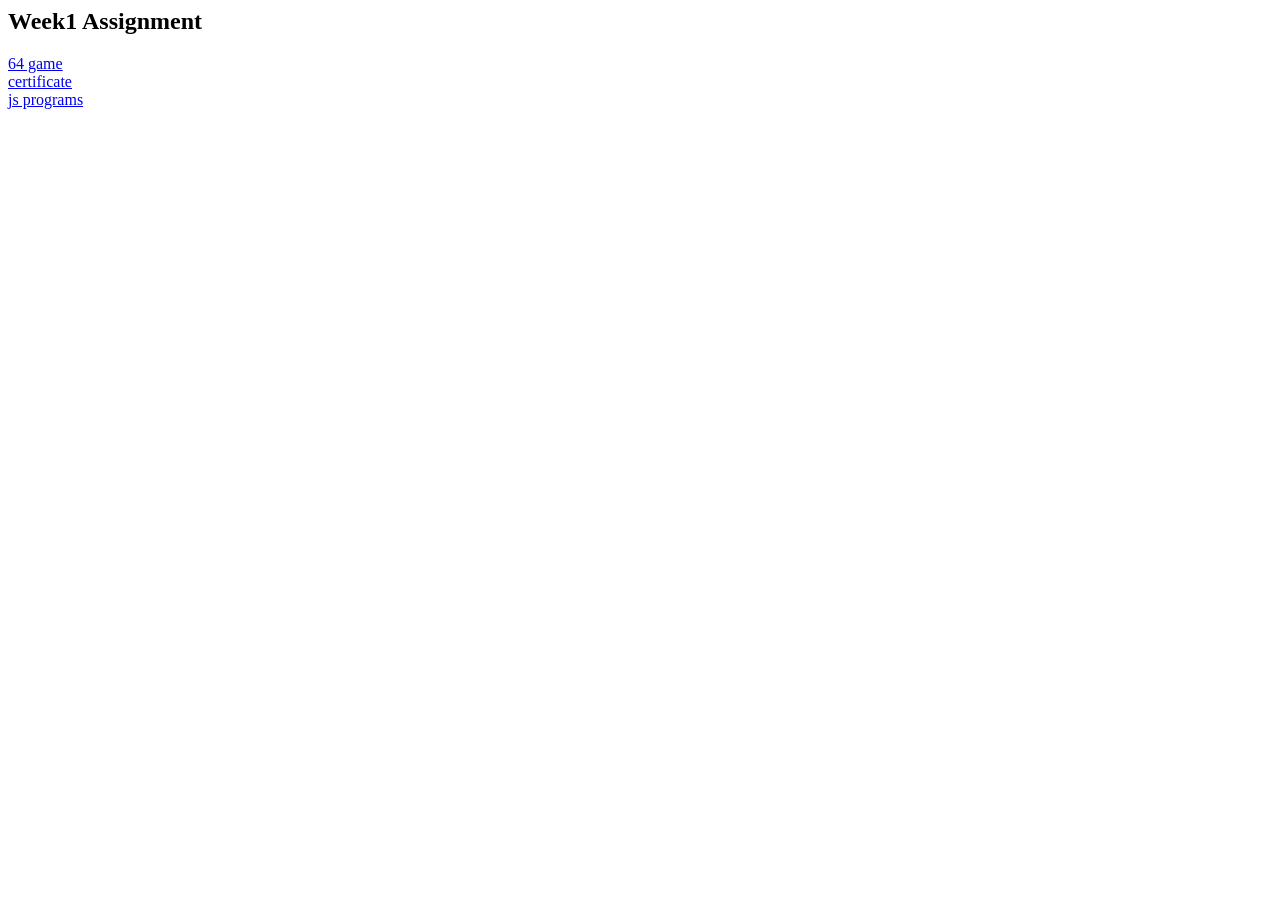
<file: index.html>
<html>
    <head>
        <title>
            week1 assignment
        </title>
        <header> <h2>
            Week1 Assignment
        </h2></header>
        <a href="64/index.html">64 game</a><br>
        <a href="certificate/index.html">certificate</a><br>
        <a href="programs/index.html">js programs</a><br>
    </head>

</html>
</file>
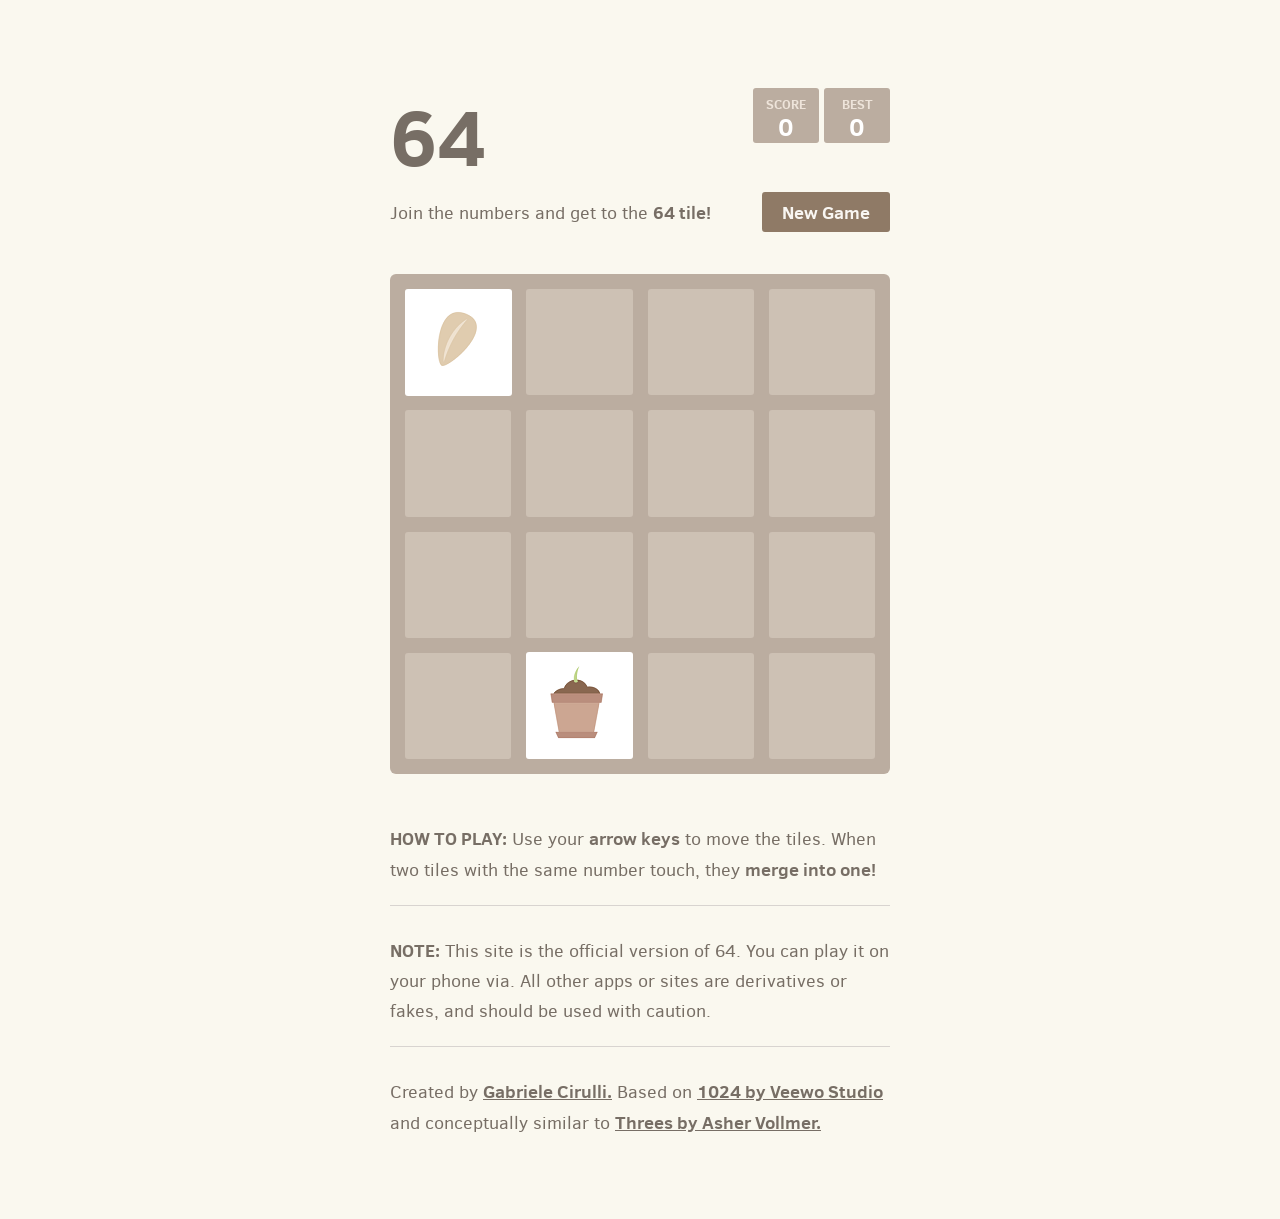
<file: 64/index.html>
<!DOCTYPE html>
<html>
<head>
  <meta charset="utf-8">
  <title>2048</title>

  <link href="style/main.css" rel="stylesheet" type="text/css">
  <link rel="shortcut icon" href="favicon.ico">
  <link rel="apple-touch-icon" href="meta/apple-touch-icon.png">
  <link rel="apple-touch-startup-image" href="meta/apple-touch-startup-image-640x1096.png" media="(device-width: 320px) and (device-height: 568px) and (-webkit-device-pixel-ratio: 2)"> <!-- iPhone 5+ -->
  <link rel="apple-touch-startup-image" href="meta/apple-touch-startup-image-640x920.png"  media="(device-width: 320px) and (device-height: 480px) and (-webkit-device-pixel-ratio: 2)"> <!-- iPhone, retina -->
  <meta name="apple-mobile-web-app-capable" content="yes">
  <meta name="apple-mobile-web-app-status-bar-style" content="black">

  <meta name="HandheldFriendly" content="True">
  <meta name="MobileOptimized" content="320">
  <meta name="viewport" content="width=device-width, target-densitydpi=160dpi, initial-scale=1.0, maximum-scale=1, user-scalable=no, minimal-ui">
</head>
<body>
  <div class="container">
    <div class="heading">
      <h1 class="title">64</h1>
      <div class="scores-container">
        <div class="score-container">0</div>
        <div class="best-container">0</div>
      </div>
    </div>

    <div class="above-game">
      <p class="game-intro">Join the numbers and get to the <strong>64 tile!</strong></p>
      <a class="restart-button">New Game</a>
    </div>

    <div class="game-container">
      <div class="game-message">
        <p></p>
        <div class="lower">
	        <a class="keep-playing-button">Keep going</a>
          <a class="retry-button">Try again</a>
        </div>
      </div>

      <div class="grid-container">
        <div class="grid-row">
          <div class="grid-cell"></div>
          <div class="grid-cell"></div>
          <div class="grid-cell"></div>
          <div class="grid-cell"></div>
        </div>
        <div class="grid-row">
          <div class="grid-cell"></div>
          <div class="grid-cell"></div>
          <div class="grid-cell"></div>
          <div class="grid-cell"></div>
        </div>
        <div class="grid-row">
          <div class="grid-cell"></div>
          <div class="grid-cell"></div>
          <div class="grid-cell"></div>
          <div class="grid-cell"></div>
        </div>
        <div class="grid-row">
          <div class="grid-cell"></div>
          <div class="grid-cell"></div>
          <div class="grid-cell"></div>
          <div class="grid-cell"></div>
        </div>
      </div>

      <div class="tile-container">

      </div>
    </div>

    <p class="game-explanation">
      <strong class="important">How to play:</strong> Use your <strong>arrow keys</strong> to move the tiles. When two tiles with the same number touch, they <strong>merge into one!</strong>
    </p>
    <hr>
    <p>
    <strong class="important">Note:</strong> This site is the official version of 64. You can play it on your phone via.</a> All other apps or sites are derivatives or fakes, and should be used with caution.
    </p>
    <hr>
    <p>
    Created by <a href="http://gabrielecirulli.com" target="_blank">Gabriele Cirulli.</a> Based on <a href="https://itunes.apple.com/us/app/1024!/id823499224" target="_blank">1024 by Veewo Studio</a> and conceptually similar to <a href="http://asherv.com/threes/" target="_blank">Threes by Asher Vollmer.</a>
    </p>
  </div>

  <script src="js/bind_polyfill.js"></script>
  <script src="js/classlist_polyfill.js"></script>
  <script src="js/animframe_polyfill.js"></script>
  <script src="js/keyboard_input_manager.js"></script>
  <script src="js/html_actuator.js"></script>
  <script src="js/grid.js"></script>
  <script src="js/tile.js"></script>
  <script src="js/local_storage_manager.js"></script>
  <script src="js/game_manager.js"></script>
  <script src="js/application.js"></script>
</body>
</html>
</file>
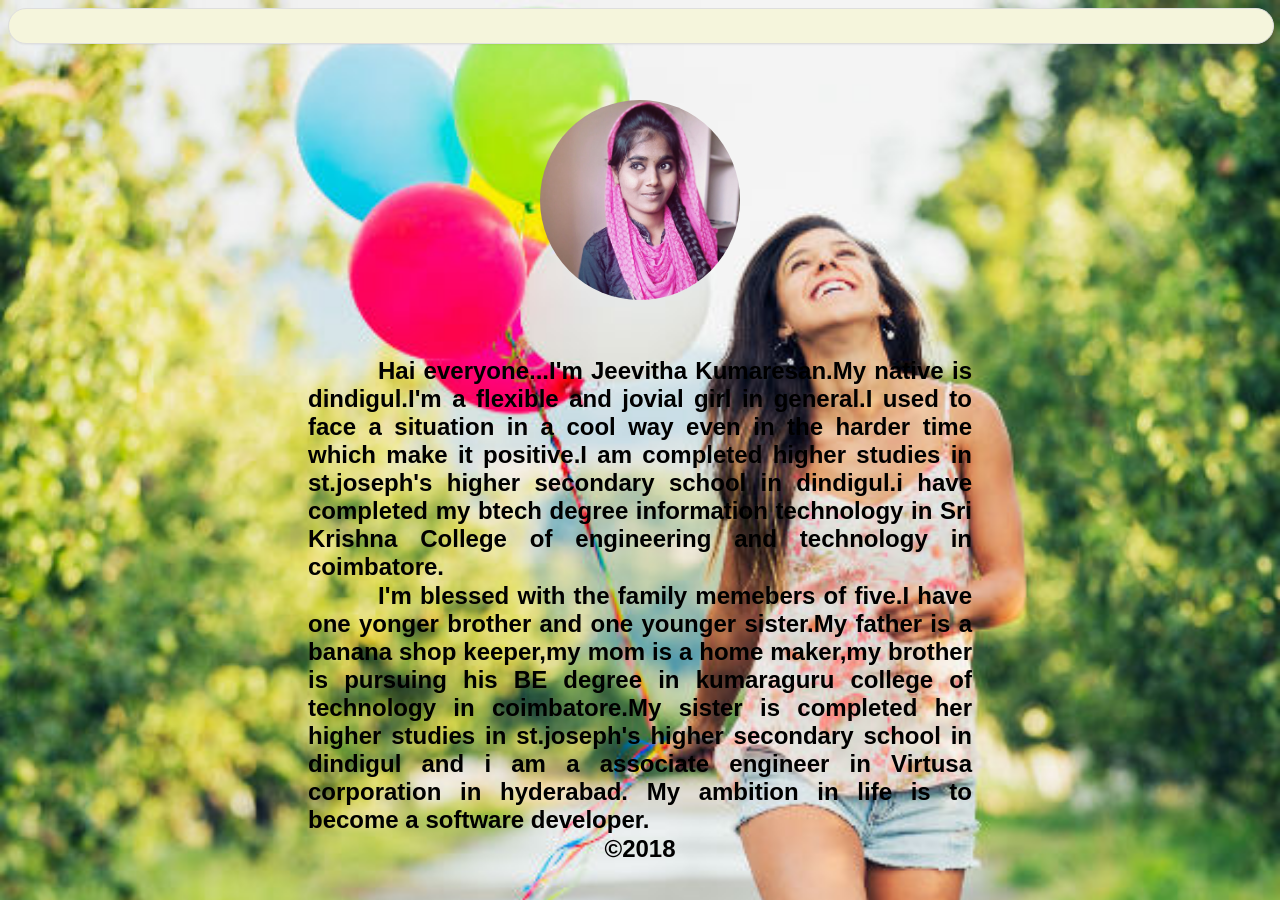
<file: my-profile/index.html>
<!DOCTYPE html>
<html lang="en">
<head>
    <meta charset="UTF-8">
    <meta name="viewport" content="width=device-width, initial-scale=1.0">
    <meta http-equiv="X-UA-Compatible" content="ie=edge">
    <title>My Blog</title>
    <link rel="stylesheet" href="style.css">
</head>
<body>
    <nav>
        <marquee behavior="" direction="">
           
            <a href="index.html"><span >About Me</span></a>
            <a href="skill.html"><span >Skills</span></a>
            <a href="blogs.html"><span>Blogs</span></a>  
            <a href="https://www.facebook.com" target="_blank"><span><img src="fb.png"/></span></a>
            <a href="https://github.com/jeevithak26597" target="_blank"><span><img src="github.png"/></span></a>
            <a href="https://www.twitter.com" target="_blank"><span><img src="twitter.jpg"/></span></a>
            <a href="https://www.instagram.com/jeevii_k/" target="_blank"><span><img src="instagram.jpg"/></span></a>
        </marquee>  
    </nav>     
    <section>
        <br>
        <br>
        <img class="MyImage" src="myimage.jpg" />
        <br>
        <br><div class="p">
        <p align="center">Hai everyone...I'm Jeevitha Kumaresan.My native is dindigul.I'm a flexible and jovial girl in general.I used to face a situation in a cool way even in the harder time which make it positive.I am completed higher studies in st.joseph's higher secondary school in dindigul.i have completed my btech degree information technology in Sri Krishna College of engineering and technology in coimbatore.</p>
        <p align="center">I'm blessed with the family memebers of five.I have one yonger brother and one younger sister.My father is a banana shop keeper,my mom is a home maker,my brother is pursuing his BE degree in kumaraguru college of technology in coimbatore.My sister is completed her higher studies in st.joseph's higher secondary school in dindigul and i am a associate engineer 
            in Virtusa corporation in hyderabad. My ambition in life is to become a software developer.<p>
                </div>
                <footer class="foot">&COPY;2018</footer>
    </section>
</body>
</html>
</file>
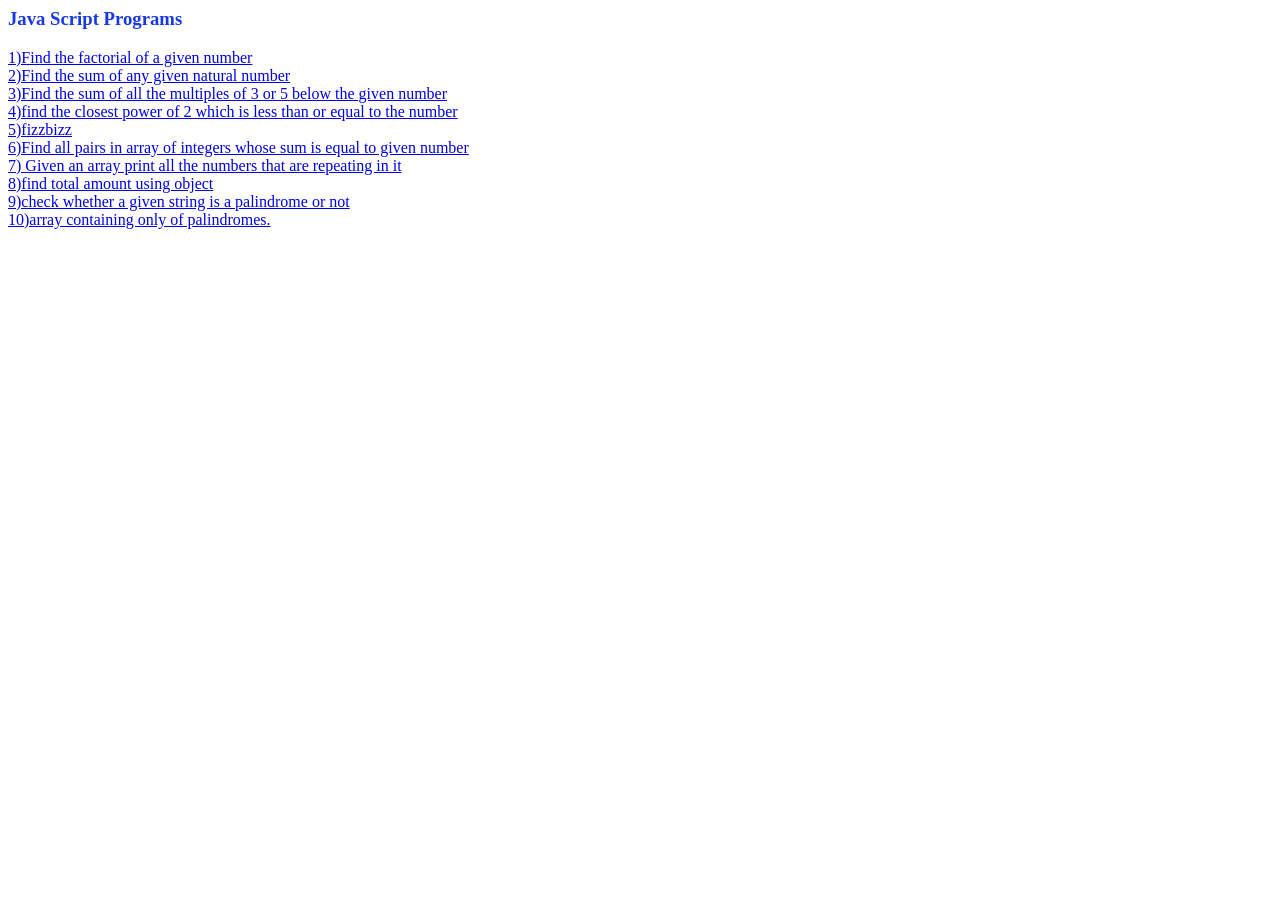
<file: programs/index.html>
<html>
    <head>
        <h3 style="color:rgb(24, 55, 230)">Java Script Programs</h3>
        <title>"Java Script Programs"</title>
        <a href="1\factorial.html">1)Find the factorial of a given number</a><br>
        <a href="2\naturalnumbersum.html">2)Find the sum of any given natural number</a><br>
        <a href="3\sum_of_multiples.html">3)Find the sum of all the multiples of 3 or 5 below the given number</a><br>
        <a href="4\closest_power_of_two.html">4)find the closest power of 2 which is less than or equal to the number</a><br>
        <a href="5\printmultiple.html">5)fizzbizz</a><br>
        <a href="6\sumequaltonum.html">6)Find all pairs in array of integers whose sum is equal to given number</a><br>
        <a href="7\repeatnum.html">7) Given an array print all the numbers that are repeating in it</a><br>
        <a href="8\totalsum.html">8)find total amount using object</a><br>
        <a href="9\palindrome.html">9)check whether a given string is a palindrome or not</a><br>
        <a href="10\palindromearray.html">10)array containing only of palindromes.</a>
    </head>
</html>
</file>
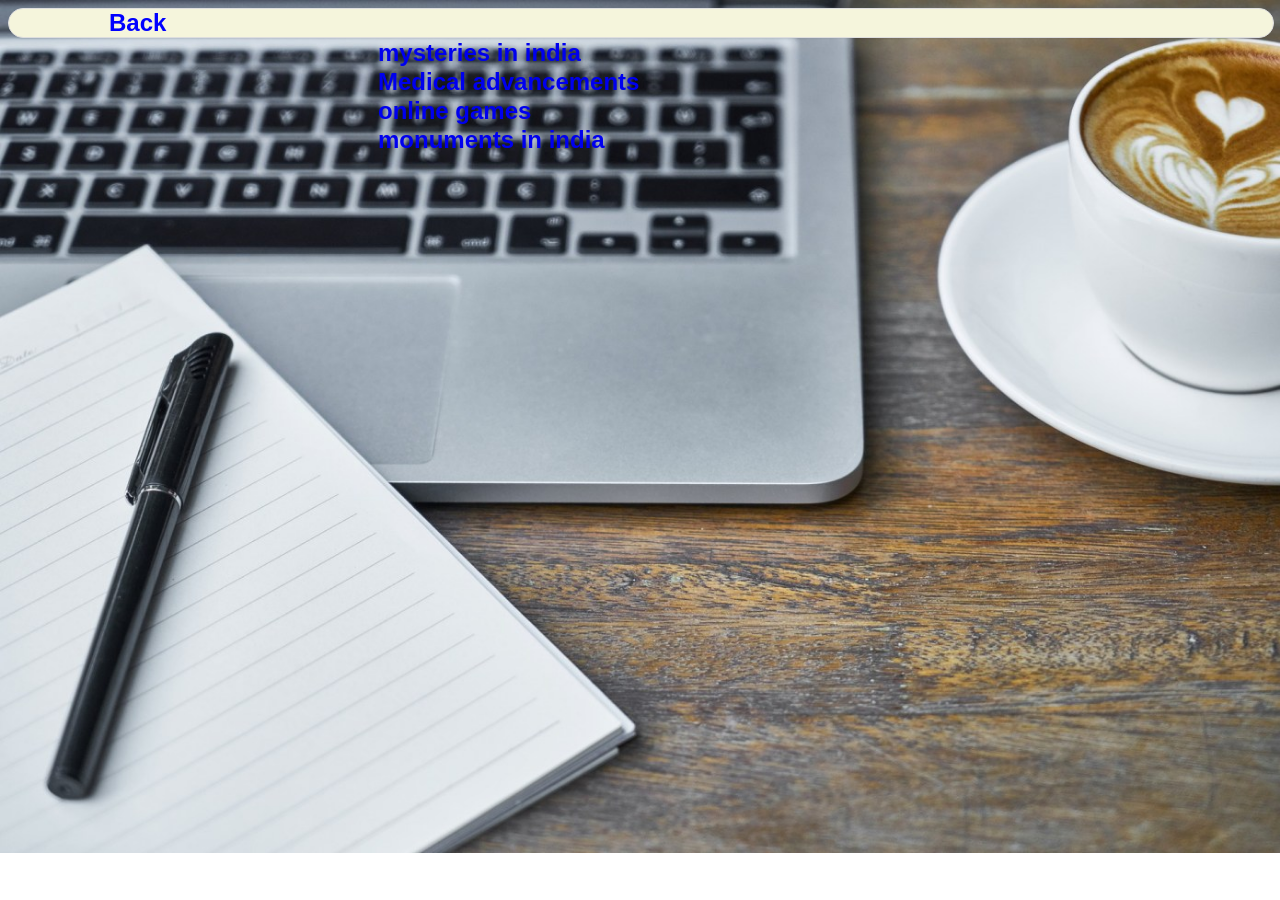
<file: my-profile/blogs.html>
<!DOCTYPE html>
<html lang="en">
<head>
    <meta charset="UTF-8">
    <meta name="viewport" content="width=device-width, initial-scale=1.0">
    <meta http-equiv="X-UA-Compatible" content="ie=edge">
    <title>My Blog</title>
    <link rel="stylesheet" href="blogsstyle.css">
</head>
<body>
    <nav>      
            <a href="index.html"><span >Back</span></a>
    </nav>
    
        <div class="blogs">
            <a href="https://www.thebetterindia.com/59648/mystery-indian-history/" target="_blank"><p>mysteries in india</p></a>
            <a href="https://www.health24.com/News/10-medical-advances-we-can-expect-in-2018-20171213" target="_blank"><p>Medical advancements</p></a>
            <a href="https://www.miniclip.com/games/en/" target="_blank"><p>online games</p></a>
            <a href="http://www.walkthroughindia.com/attraction/top-25-famous-monuments-and-distinctive-landmarks-of-india/" target="_blank"><p>monuments in india</p></a>
        </div>
        </body>            
</html>
</file>
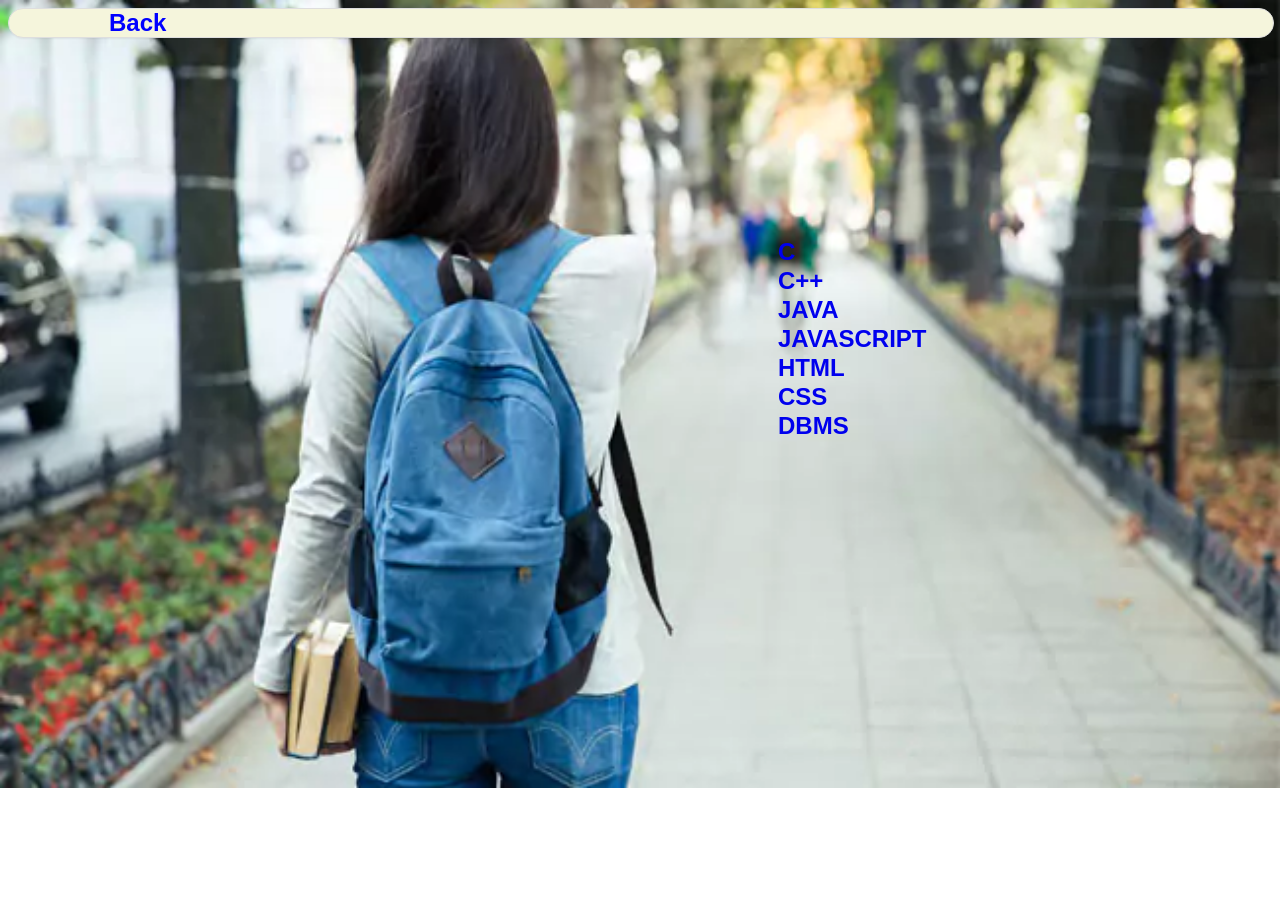
<file: my-profile/skill.html>
<!DOCTYPE html>
<html lang="en">
<head>
    <meta charset="UTF-8">
    <meta name="viewport" content="width=device-width, initial-scale=1.0">
    <meta http-equiv="X-UA-Compatible" content="ie=edge">
    <title>My Blog</title>
    <link rel="stylesheet" href="skillstyle.css">
</head>
<body>
    <nav>      
            <a href="index.html"><span >Back</span></a>
    </nav>
    
        <div class="skills">
            <a href="https://en.wikipedia.org/wiki/C_(programming_language)" target="_blank"><p>C</p></a>
            <a href="https://en.wikipedia.org/wiki/C%2B%2B" target="_blank"><p>C++</p></a>
            <a href="https://www.java.com/en/" target="_blank"><p>JAVA</p></a>
            <a href="https://www.javascript.com/" target="_blank"><p>JAVASCRIPT</p></a>
            <a href="https://html.com/" target="_blank"><p>HTML</p></a>
            <a href="https://www.w3.org/Style/CSS/Overview.en.html" target="_blank"><p>CSS</p></a> 
            <a href="http://www.DBMS.com" target="_blank"><p>DBMS</p></a>
</body>
</html>
</file>
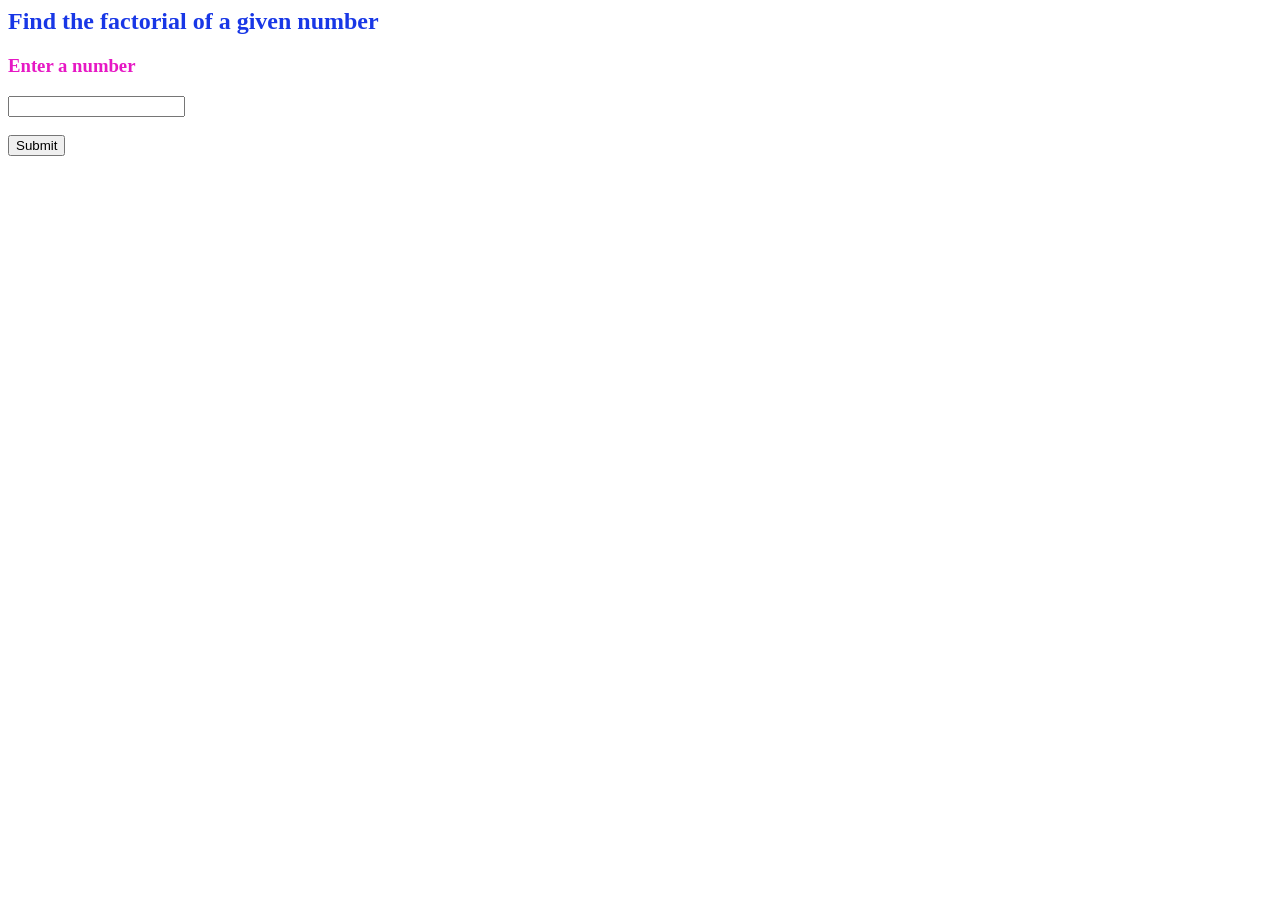
<file: programs/1/factorial.html>
<html>
    <head>
        <title>Factorial of a given number</title>
        <script src="factorial.js"></script>
        <h2 style="color:rgb(24, 55, 230)">Find the factorial of a given number</h2>
    </head>
    <body>
        <h3 style="color:rgb(230, 24, 196)">Enter a number</h3><input type="text" id="num"><br/><br/>
        <button onclick="fact()">Submit</button>
    </body>
</html>
</file>
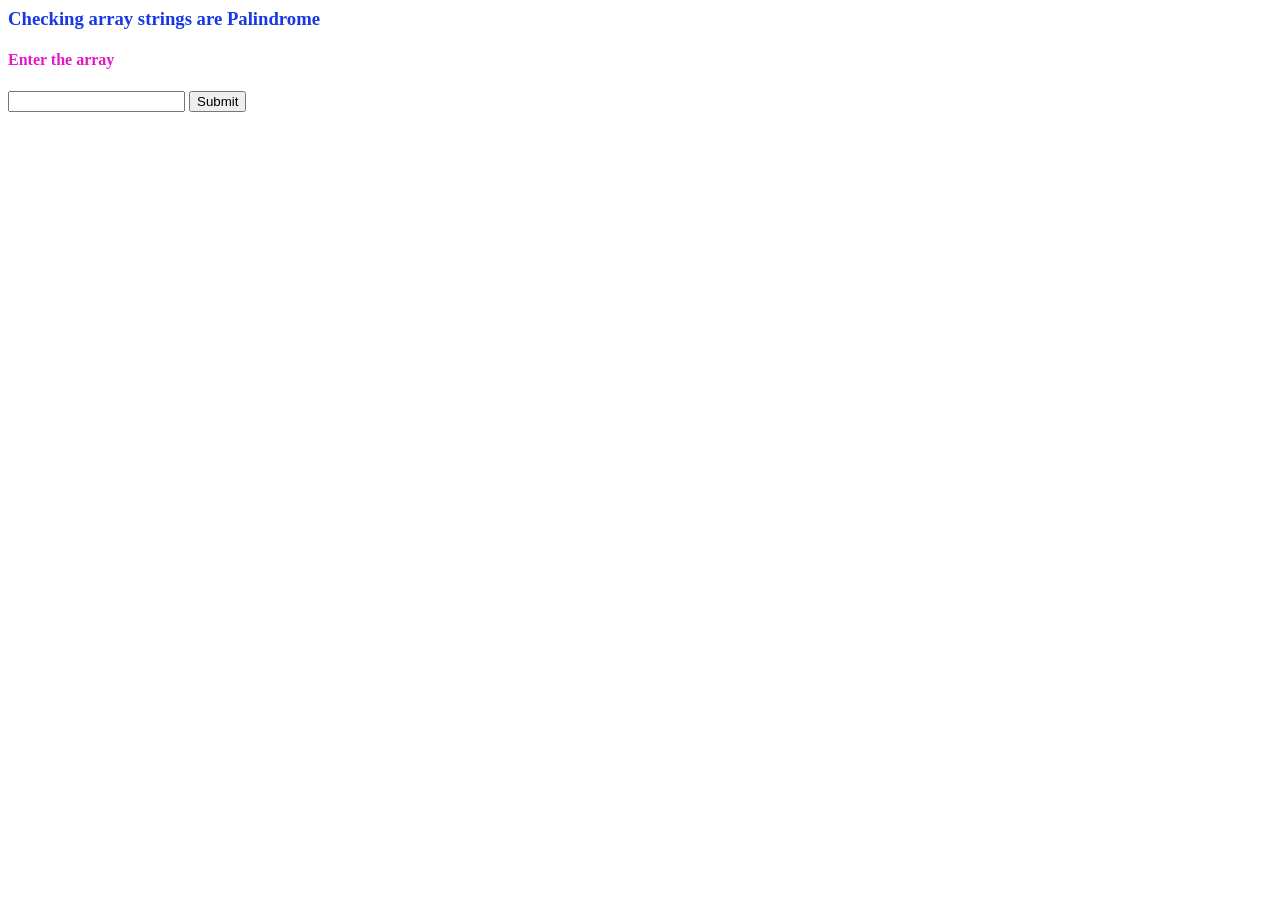
<file: programs/10/palindromearray.html>
<html>
    <head>
        <title>Checking array strings are Palindrome or not</title>
        <h3 style="color:rgb(24, 55, 230)">Checking array strings are Palindrome</h3>
        <script src="palindromearray.js"></script>
    </head>
    <body>
        <h4 style="color:rgb(230, 24, 196)">Enter the array</h4>
        <input type="string" id="helo">
        <button onclick="checkpalindrome()">Submit</button>  
    </body>
</html>
</file>
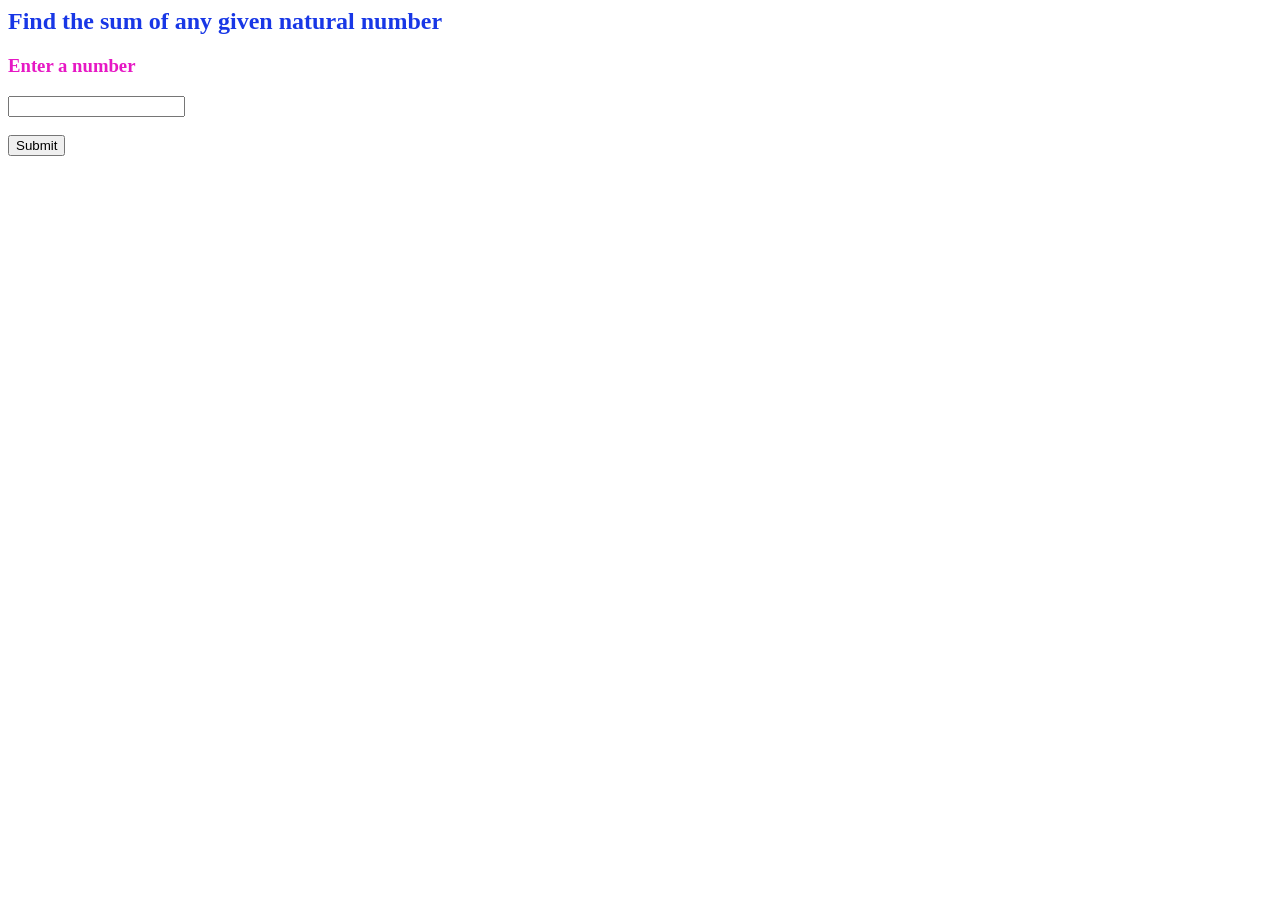
<file: programs/2/naturalnumbersum.html>
<html>
    <head>
        <title>sum of N natural number</title>
        <script src="naturalsum.js"></script>
        <h2 style="color:rgb(24, 55, 230)">Find the sum of any given natural number</h2>
    </head>
    <body>
        <h3 style="color:rgb(230, 24, 196)">Enter a number</h3><input type="text" id="num"><br/><br/>
        <button onclick="naturalsum()">Submit</button>
    </body>
</html>
</file>
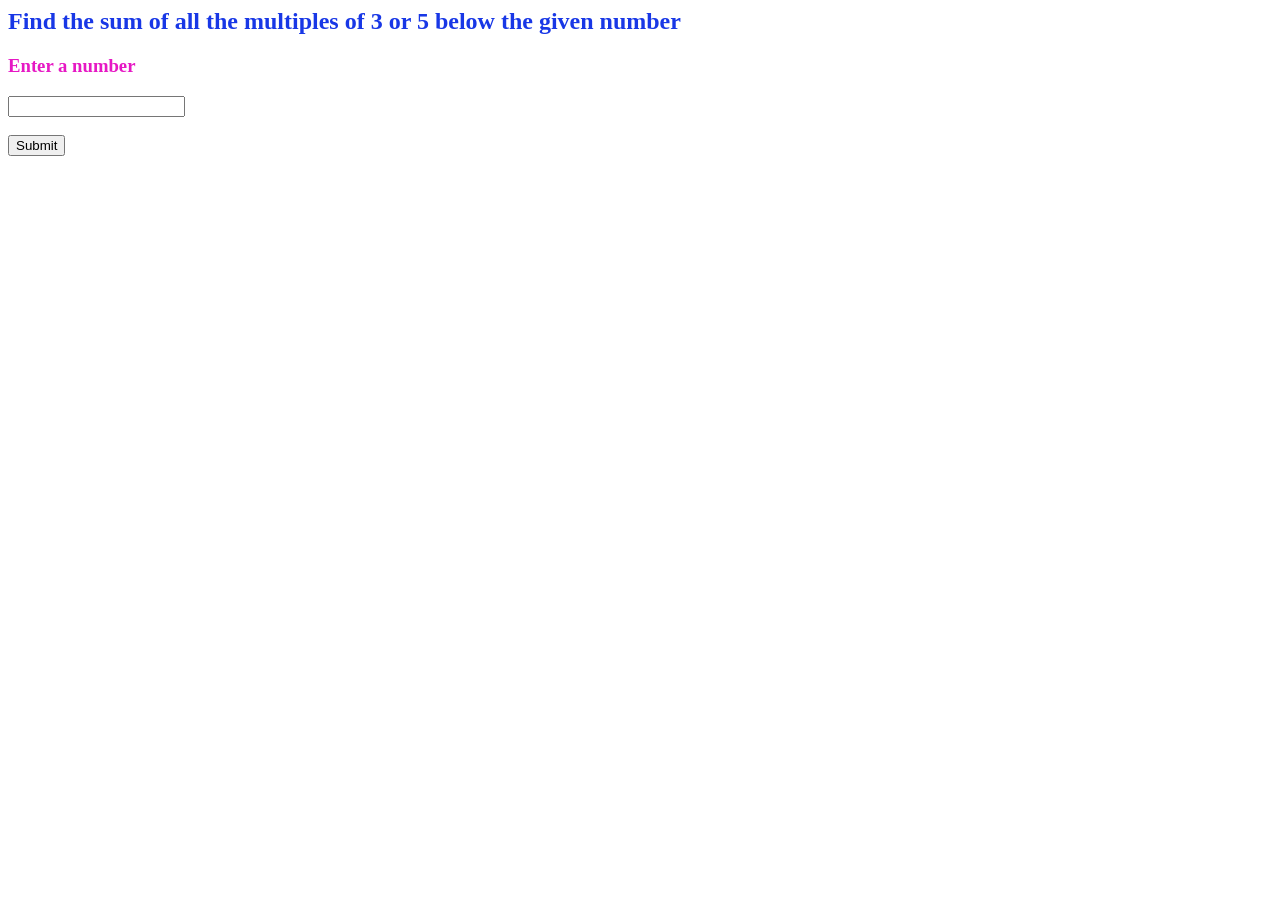
<file: programs/3/sum_of_multiples.html>
<html>
    <head>
        <title>sum of multiple of N natural number</title>
        <script src="sum_of_multiples.js"></script>
        <h2 style="color:rgb(24, 55, 230)">Find the sum of all the multiples of 3 or 5 below the given number</h2>
    </head>
    <body>
        <h3 style="color:rgb(230, 24, 196)">Enter a number</h3> <input type="text" id="num"><br/><br/>
        <button onclick="multiplesum()">Submit</button>
    </body>
</html>
</file>
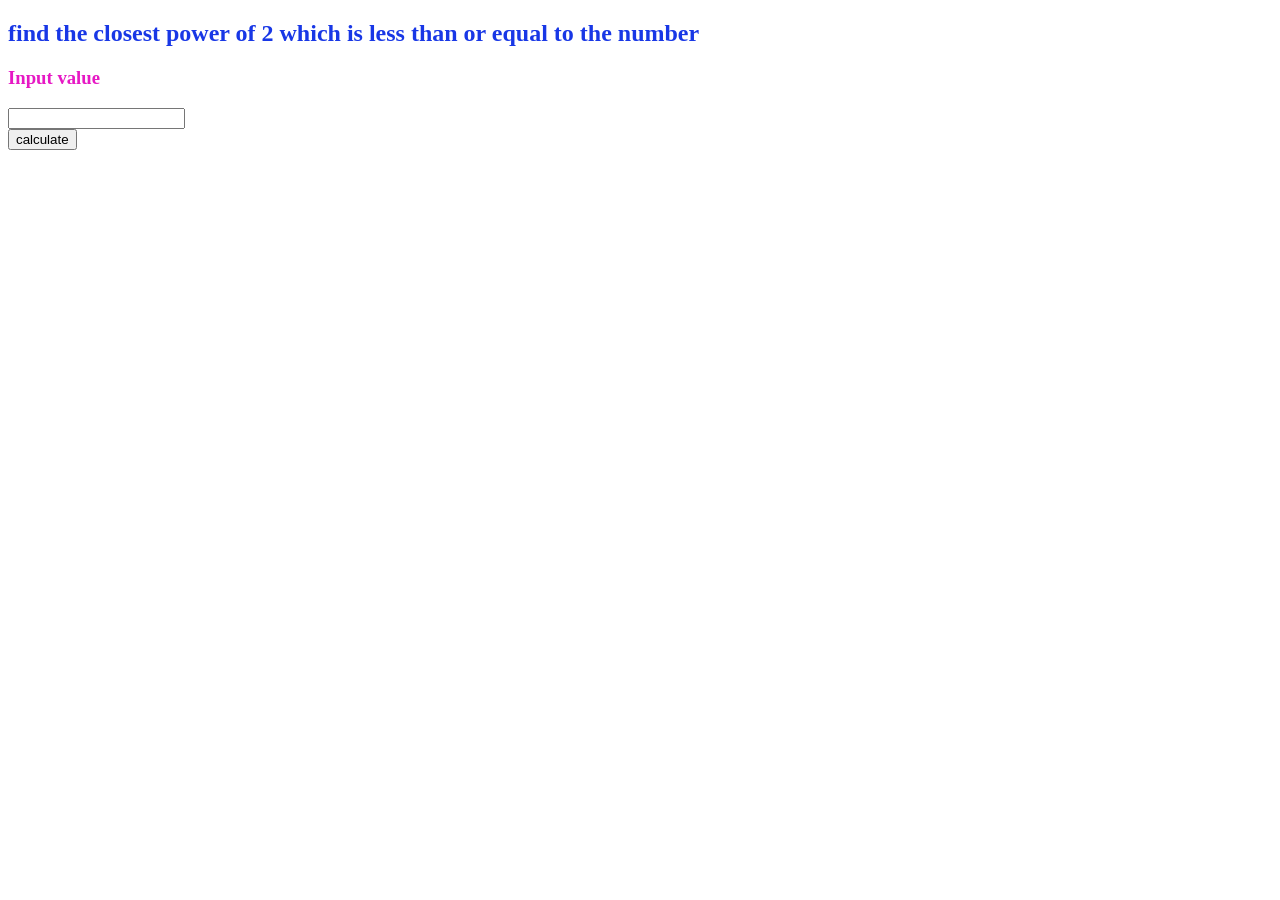
<file: programs/4/closest_power_of_two.html>
<!DOCTYPE html>
<html lang="en">
<head>
    <meta charset="UTF-8">
    <meta name="viewport" content="width=device-width, initial-scale=1.0">
    <meta http-equiv="X-UA-Compatible" content="ie=edge">
    <script src="closest_power_of_two.js"></script>
    <title>Exercise4</title>
    <h2 style="color:rgb(24, 55, 230)">find the closest power of 2 which is less than or equal to the number</h2>
</head>
<body>
    <h3 style="color:rgb(230, 24, 196)">Input value</h3> 
    <input type="text" id="given"><br>
    <button onclick="calc()">calculate</button>
  
</body>
</html>
</file>
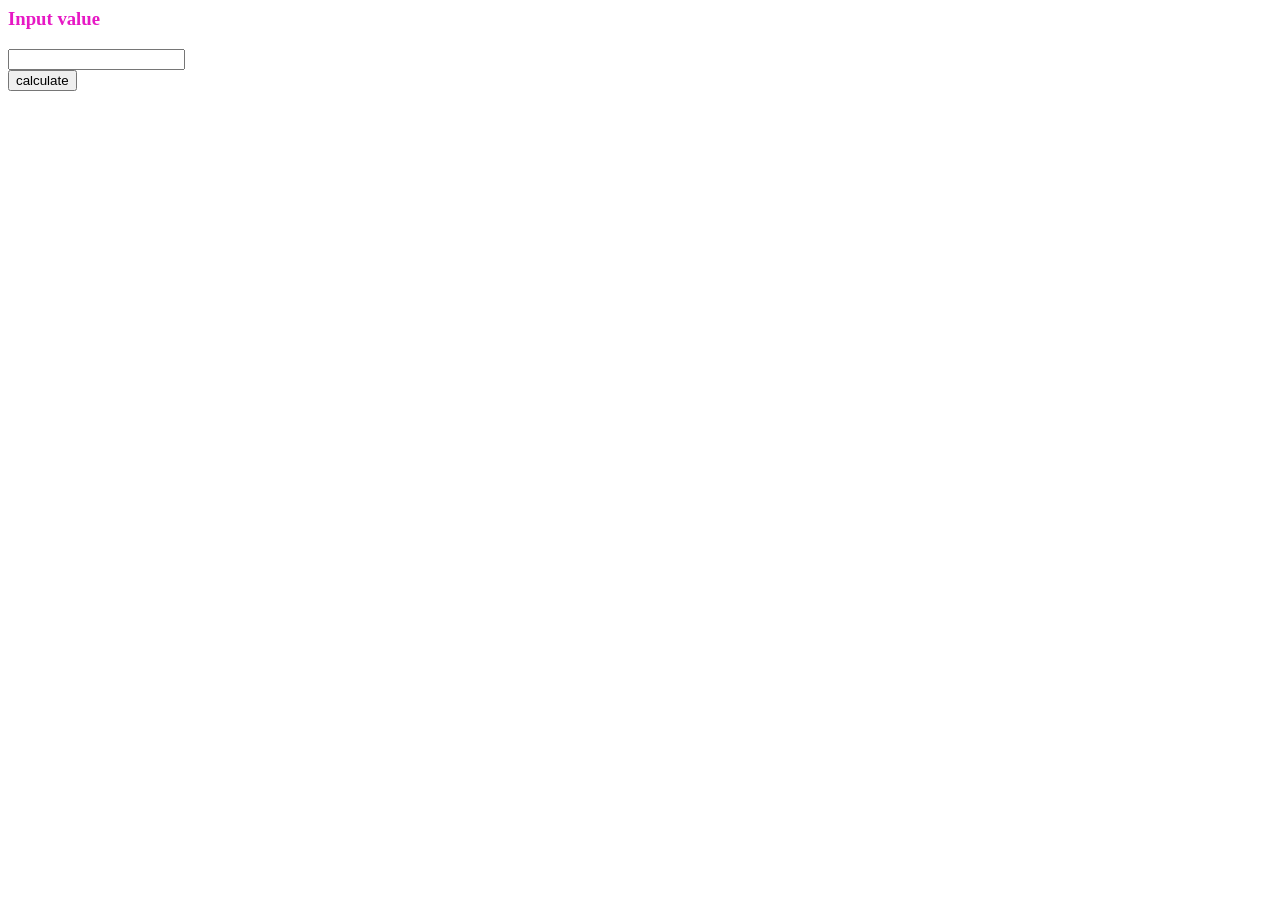
<file: programs/5/printmultiple.html>
<html>
<head>
    <script src="printmultiple.js"></script>
</head>
<body>
    <h3 style="color:rgb(230, 24, 196)">Input value</h3> 
    <input type="text" id="given"><br>
    <button onclick="calc()">calculate</button>
    <div id="output"></div>
</body>
</html>
</file>
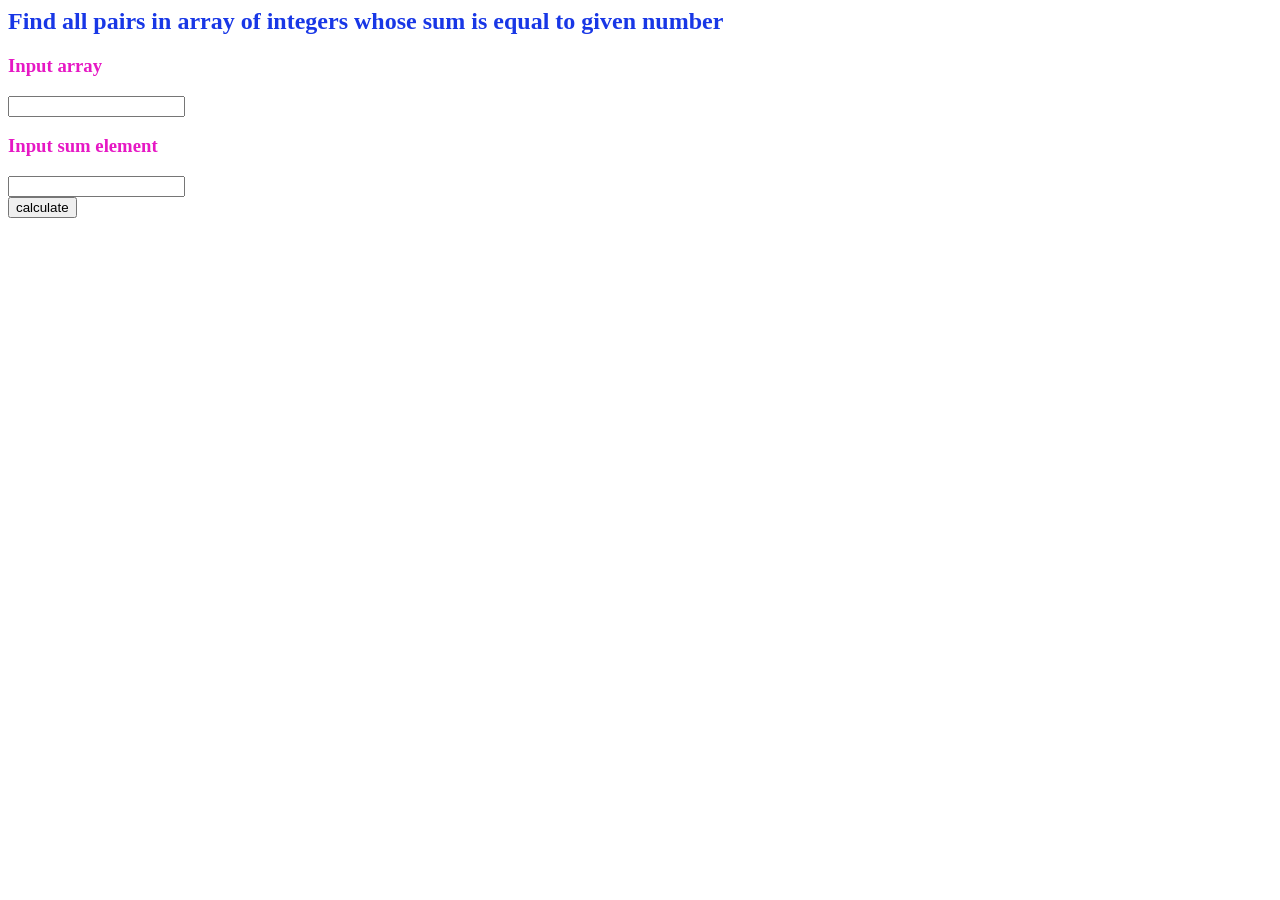
<file: programs/6/sumequaltonum.html>
<html>
<head>
    <script src="sumequaltonum.js"></script>
    <h2 style="color:rgb(24, 55, 230)">Find all pairs in array of integers whose sum is equal to given number</h2>
</head>
<body>
    <h3 style="color:rgb(230, 24, 196)">Input array</h3> 
    <input type="text" id="given"><br>
    <h3 style="color:rgb(230, 24, 196)">Input sum element</h3> 
    <input type="text" id="nval"><br>
    <button onclick="calc()">calculate</button>
    <div id="output"></div>
</body>
</html>
</file>
<file: 64/style/main.css>
@import url(fonts/clear-sans.css);
html, body {
  margin: 0;
  padding: 0;
  background: #faf8ef;
  color: #776e65;
  font-family: "Clear Sans", "Helvetica Neue", Arial, sans-serif;
  font-size: 18px; }

body {
  margin: 80px 0; }

.heading:after {
  content: "";
  display: block;
  clear: both; }

h1.title {
  font-size: 80px;
  font-weight: bold;
  margin: 0;
  display: block;
  float: left; }

@-webkit-keyframes move-up {
  0% {
    top: 25px;
    opacity: 1; }

  100% {
    top: -50px;
    opacity: 0; } }
@-moz-keyframes move-up {
  0% {
    top: 25px;
    opacity: 1; }

  100% {
    top: -50px;
    opacity: 0; } }
@keyframes move-up {
  0% {
    top: 25px;
    opacity: 1; }

  100% {
    top: -50px;
    opacity: 0; } }
.scores-container {
  float: right;
  text-align: right; }

.score-container, .best-container {
  position: relative;
  display: inline-block;
  background: #bbada0;
  padding: 15px 25px;
  font-size: 25px;
  height: 25px;
  line-height: 47px;
  font-weight: bold;
  border-radius: 3px;
  color: white;
  margin-top: 8px;
  text-align: center; }
  .score-container:after, .best-container:after {
    position: absolute;
    width: 100%;
    top: 10px;
    left: 0;
    text-transform: uppercase;
    font-size: 13px;
    line-height: 13px;
    text-align: center;
    color: #eee4da; }
  .score-container .score-addition, .best-container .score-addition {
    position: absolute;
    right: 30px;
    color: red;
    font-size: 25px;
    line-height: 25px;
    font-weight: bold;
    color: rgba(119, 110, 101, 0.9);
    z-index: 100;
    -webkit-animation: move-up 600ms ease-in;
    -moz-animation: move-up 600ms ease-in;
    animation: move-up 600ms ease-in;
    -webkit-animation-fill-mode: both;
    -moz-animation-fill-mode: both;
    animation-fill-mode: both; }

.score-container:after {
  content: "Score"; }

.best-container:after {
  content: "Best"; }

p {
  margin-top: 0;
  margin-bottom: 10px;
  line-height: 1.65; }

a {
  color: #776e65;
  font-weight: bold;
  text-decoration: underline;
  cursor: pointer; }

strong.important {
  text-transform: uppercase; }

hr {
  border: none;
  border-bottom: 1px solid #d8d4d0;
  margin-top: 20px;
  margin-bottom: 30px; }

.container {
  width: 500px;
  margin: 0 auto; }

@-webkit-keyframes fade-in {
  0% {
    opacity: 0; }

  100% {
    opacity: 1; } }
@-moz-keyframes fade-in {
  0% {
    opacity: 0; }

  100% {
    opacity: 1; } }
@keyframes fade-in {
  0% {
    opacity: 0; }

  100% {
    opacity: 1; } }
.game-container {
  margin-top: 40px;
  position: relative;
  padding: 15px;
  cursor: default;
  -webkit-touch-callout: none;
  -ms-touch-callout: none;
  -webkit-user-select: none;
  -moz-user-select: none;
  -ms-user-select: none;
  -ms-touch-action: none;
  touch-action: none;
  background: #bbada0;
  border-radius: 6px;
  width: 500px;
  height: 500px;
  -webkit-box-sizing: border-box;
  -moz-box-sizing: border-box;
  box-sizing: border-box; }
  .game-container .game-message {
    display: none;
    position: absolute;
    top: 0;
    right: 0;
    bottom: 0;
    left: 0;
    background: rgba(238, 228, 218, 0.5);
    z-index: 100;
    text-align: center;
    -webkit-animation: fade-in 800ms ease 1200ms;
    -moz-animation: fade-in 800ms ease 1200ms;
    animation: fade-in 800ms ease 1200ms;
    -webkit-animation-fill-mode: both;
    -moz-animation-fill-mode: both;
    animation-fill-mode: both; }
    .game-container .game-message p {
      font-size: 60px;
      font-weight: bold;
      height: 60px;
      line-height: 60px;
      margin-top: 222px; }
    .game-container .game-message .lower {
      display: block;
      margin-top: 59px; }
    .game-container .game-message a {
      display: inline-block;
      background: #8f7a66;
      border-radius: 3px;
      padding: 0 20px;
      text-decoration: none;
      color: #f9f6f2;
      height: 40px;
      line-height: 42px;
      margin-left: 9px; }
      .game-container .game-message a.keep-playing-button {
        display: none; }
    .game-container .game-message.game-won {
      background: rgba(237, 194, 46, 0.5);
      color: #f9f6f2; }
      .game-container .game-message.game-won a.keep-playing-button {
        display: inline-block; }
    .game-container .game-message.game-won, .game-container .game-message.game-over {
      display: block; }

.grid-container {
  position: absolute;
  z-index: 1; }

.grid-row {
  margin-bottom: 15px; }
  .grid-row:last-child {
    margin-bottom: 0; }
  .grid-row:after {
    content: "";
    display: block;
    clear: both; }

.grid-cell {
  width: 106.25px;
  height: 106.25px;
  margin-right: 15px;
  float: left;
  border-radius: 3px;
  background: rgba(238, 228, 218, 0.35); }
  .grid-cell:last-child {
    margin-right: 0; }

.tile-container {
  position: absolute;
  z-index: 2; }

.tile, .tile .tile-inner {
  width: 107px;
  height: 107px;
  line-height: 107px; }
.tile.tile-position-1-1 {
  -webkit-transform: translate(0px, 0px);
  -moz-transform: translate(0px, 0px);
  -ms-transform: translate(0px, 0px);
  transform: translate(0px, 0px); }
.tile.tile-position-1-2 {
  -webkit-transform: translate(0px, 121px);
  -moz-transform: translate(0px, 121px);
  -ms-transform: translate(0px, 121px);
  transform: translate(0px, 121px); }
.tile.tile-position-1-3 {
  -webkit-transform: translate(0px, 242px);
  -moz-transform: translate(0px, 242px);
  -ms-transform: translate(0px, 242px);
  transform: translate(0px, 242px); }
.tile.tile-position-1-4 {
  -webkit-transform: translate(0px, 363px);
  -moz-transform: translate(0px, 363px);
  -ms-transform: translate(0px, 363px);
  transform: translate(0px, 363px); }
.tile.tile-position-2-1 {
  -webkit-transform: translate(121px, 0px);
  -moz-transform: translate(121px, 0px);
  -ms-transform: translate(121px, 0px);
  transform: translate(121px, 0px); }
.tile.tile-position-2-2 {
  -webkit-transform: translate(121px, 121px);
  -moz-transform: translate(121px, 121px);
  -ms-transform: translate(121px, 121px);
  transform: translate(121px, 121px); }
.tile.tile-position-2-3 {
  -webkit-transform: translate(121px, 242px);
  -moz-transform: translate(121px, 242px);
  -ms-transform: translate(121px, 242px);
  transform: translate(121px, 242px); }
.tile.tile-position-2-4 {
  -webkit-transform: translate(121px, 363px);
  -moz-transform: translate(121px, 363px);
  -ms-transform: translate(121px, 363px);
  transform: translate(121px, 363px); }
.tile.tile-position-3-1 {
  -webkit-transform: translate(242px, 0px);
  -moz-transform: translate(242px, 0px);
  -ms-transform: translate(242px, 0px);
  transform: translate(242px, 0px); }
.tile.tile-position-3-2 {
  -webkit-transform: translate(242px, 121px);
  -moz-transform: translate(242px, 121px);
  -ms-transform: translate(242px, 121px);
  transform: translate(242px, 121px); }
.tile.tile-position-3-3 {
  -webkit-transform: translate(242px, 242px);
  -moz-transform: translate(242px, 242px);
  -ms-transform: translate(242px, 242px);
  transform: translate(242px, 242px); }
.tile.tile-position-3-4 {
  -webkit-transform: translate(242px, 363px);
  -moz-transform: translate(242px, 363px);
  -ms-transform: translate(242px, 363px);
  transform: translate(242px, 363px); }
.tile.tile-position-4-1 {
  -webkit-transform: translate(363px, 0px);
  -moz-transform: translate(363px, 0px);
  -ms-transform: translate(363px, 0px);
  transform: translate(363px, 0px); }
.tile.tile-position-4-2 {
  -webkit-transform: translate(363px, 121px);
  -moz-transform: translate(363px, 121px);
  -ms-transform: translate(363px, 121px);
  transform: translate(363px, 121px); }
.tile.tile-position-4-3 {
  -webkit-transform: translate(363px, 242px);
  -moz-transform: translate(363px, 242px);
  -ms-transform: translate(363px, 242px);
  transform: translate(363px, 242px); }
.tile.tile-position-4-4 {
  -webkit-transform: translate(363px, 363px);
  -moz-transform: translate(363px, 363px);
  -ms-transform: translate(363px, 363px);
  transform: translate(363px, 363px); }

.tile {
  position: absolute;
  -webkit-transition: 100ms ease-in-out;
  -moz-transition: 100ms ease-in-out;
  transition: 100ms ease-in-out;
  -webkit-transition-property: -webkit-transform;
  -moz-transition-property: -moz-transform;
  transition-property: transform; }
  .tile .tile-inner {
    border-radius: 3px;
    background: #eee4da;
    text-align: center;
    font-weight: bold;
    z-index: 10;
    font-size: 55px; }
  .tile.tile-2 .tile-inner {
    background-image: url("1.png");
    box-shadow: 0 0 30px 10px rgba(243, 215, 116, 0), inset 0 0 0 1px rgba(255, 255, 255, 0); }
  .tile.tile-4 .tile-inner {
    background-image: url("2.png");
    box-shadow: 0 0 30px 10px rgba(243, 215, 116, 0), inset 0 0 0 1px rgba(255, 255, 255, 0); }
  .tile.tile-8 .tile-inner {
    background-image: url("3.png"); }
  .tile.tile-16 .tile-inner {
    background-image: url("4.png"); }
  .tile.tile-32 .tile-inner {
    background-image: url("5.png"); }
  .tile.tile-64 .tile-inner {
    background-image: url("6.png"); }
  .tile.tile-128 .tile-inner {
    color: #f9f6f2;
    background: #edcf72;
    box-shadow: 0 0 30px 10px rgba(243, 215, 116, 0.2381), inset 0 0 0 1px rgba(255, 255, 255, 0.14286);
    font-size: 45px; }
    @media screen and (max-width: 520px) {
      .tile.tile-128 .tile-inner {
        font-size: 25px; } }
  .tile.tile-256 .tile-inner {
    color: #f9f6f2;
    background: #edcc61;
    box-shadow: 0 0 30px 10px rgba(243, 215, 116, 0.31746), inset 0 0 0 1px rgba(255, 255, 255, 0.19048);
    font-size: 45px; }
    @media screen and (max-width: 520px) {
      .tile.tile-256 .tile-inner {
        font-size: 25px; } }
  .tile.tile-512 .tile-inner {
    color: #f9f6f2;
    background: #edc850;
    box-shadow: 0 0 30px 10px rgba(243, 215, 116, 0.39683), inset 0 0 0 1px rgba(255, 255, 255, 0.2381);
    font-size: 45px; }
    @media screen and (max-width: 520px) {
      .tile.tile-512 .tile-inner {
        font-size: 25px; } }
  .tile.tile-1024 .tile-inner {
    color: #f9f6f2;
    background: #edc53f;
    box-shadow: 0 0 30px 10px rgba(243, 215, 116, 0.47619), inset 0 0 0 1px rgba(255, 255, 255, 0.28571);
    font-size: 35px; }
    @media screen and (max-width: 520px) {
      .tile.tile-1024 .tile-inner {
        font-size: 15px; } }
  .tile.tile-2048 .tile-inner {
    color: #f9f6f2;
    background: #edc22e;
    box-shadow: 0 0 30px 10px rgba(243, 215, 116, 0.55556), inset 0 0 0 1px rgba(255, 255, 255, 0.33333);
    font-size: 35px; }
    @media screen and (max-width: 520px) {
      .tile.tile-2048 .tile-inner {
        font-size: 15px; } }
  .tile.tile-super .tile-inner {
    color: #f9f6f2;
    background: #3c3a32;
    font-size: 30px; }
    @media screen and (max-width: 520px) {
      .tile.tile-super .tile-inner {
        font-size: 10px; } }

@-webkit-keyframes appear {
  0% {
    opacity: 0;
    -webkit-transform: scale(0);
    -moz-transform: scale(0);
    -ms-transform: scale(0);
    transform: scale(0); }

  100% {
    opacity: 1;
    -webkit-transform: scale(1);
    -moz-transform: scale(1);
    -ms-transform: scale(1);
    transform: scale(1); } }
@-moz-keyframes appear {
  0% {
    opacity: 0;
    -webkit-transform: scale(0);
    -moz-transform: scale(0);
    -ms-transform: scale(0);
    transform: scale(0); }

  100% {
    opacity: 1;
    -webkit-transform: scale(1);
    -moz-transform: scale(1);
    -ms-transform: scale(1);
    transform: scale(1); } }
@keyframes appear {
  0% {
    opacity: 0;
    -webkit-transform: scale(0);
    -moz-transform: scale(0);
    -ms-transform: scale(0);
    transform: scale(0); }

  100% {
    opacity: 1;
    -webkit-transform: scale(1);
    -moz-transform: scale(1);
    -ms-transform: scale(1);
    transform: scale(1); } }
.tile-new .tile-inner {
  -webkit-animation: appear 200ms ease 100ms;
  -moz-animation: appear 200ms ease 100ms;
  animation: appear 200ms ease 100ms;
  -webkit-animation-fill-mode: backwards;
  -moz-animation-fill-mode: backwards;
  animation-fill-mode: backwards; }

@-webkit-keyframes pop {
  0% {
    -webkit-transform: scale(0);
    -moz-transform: scale(0);
    -ms-transform: scale(0);
    transform: scale(0); }

  50% {
    -webkit-transform: scale(1.2);
    -moz-transform: scale(1.2);
    -ms-transform: scale(1.2);
    transform: scale(1.2); }

  100% {
    -webkit-transform: scale(1);
    -moz-transform: scale(1);
    -ms-transform: scale(1);
    transform: scale(1); } }
@-moz-keyframes pop {
  0% {
    -webkit-transform: scale(0);
    -moz-transform: scale(0);
    -ms-transform: scale(0);
    transform: scale(0); }

  50% {
    -webkit-transform: scale(1.2);
    -moz-transform: scale(1.2);
    -ms-transform: scale(1.2);
    transform: scale(1.2); }

  100% {
    -webkit-transform: scale(1);
    -moz-transform: scale(1);
    -ms-transform: scale(1);
    transform: scale(1); } }
@keyframes pop {
  0% {
    -webkit-transform: scale(0);
    -moz-transform: scale(0);
    -ms-transform: scale(0);
    transform: scale(0); }

  50% {
    -webkit-transform: scale(1.2);
    -moz-transform: scale(1.2);
    -ms-transform: scale(1.2);
    transform: scale(1.2); }

  100% {
    -webkit-transform: scale(1);
    -moz-transform: scale(1);
    -ms-transform: scale(1);
    transform: scale(1); } }
.tile-merged .tile-inner {
  z-index: 20;
  -webkit-animation: pop 200ms ease 100ms;
  -moz-animation: pop 200ms ease 100ms;
  animation: pop 200ms ease 100ms;
  -webkit-animation-fill-mode: backwards;
  -moz-animation-fill-mode: backwards;
  animation-fill-mode: backwards; }

.above-game:after {
  content: "";
  display: block;
  clear: both; }

.game-intro {
  float: left;
  line-height: 42px;
  margin-bottom: 0; }

.restart-button {
  display: inline-block;
  background: #8f7a66;
  border-radius: 3px;
  padding: 0 20px;
  text-decoration: none;
  color: #f9f6f2;
  height: 40px;
  line-height: 42px;
  display: block;
  text-align: center;
  float: right; }

.game-explanation {
  margin-top: 50px; }

@media screen and (max-width: 520px) {
  html, body {
    font-size: 15px; }

  body {
    margin: 20px 0;
    padding: 0 20px; }

  h1.title {
    font-size: 27px;
    margin-top: 15px; }

  .container {
    width: 280px;
    margin: 0 auto; }

  .score-container, .best-container {
    margin-top: 0;
    padding: 15px 10px;
    min-width: 40px; }

  .heading {
    margin-bottom: 10px; }

  .game-intro {
    width: 55%;
    display: block;
    box-sizing: border-box;
    line-height: 1.65; }

  .restart-button {
    width: 42%;
    padding: 0;
    display: block;
    box-sizing: border-box;
    margin-top: 2px; }

  .game-container {
    margin-top: 17px;
    position: relative;
    padding: 10px;
    cursor: default;
    -webkit-touch-callout: none;
    -ms-touch-callout: none;
    -webkit-user-select: none;
    -moz-user-select: none;
    -ms-user-select: none;
    -ms-touch-action: none;
    touch-action: none;
    background: #bbada0;
    border-radius: 6px;
    width: 280px;
    height: 280px;
    -webkit-box-sizing: border-box;
    -moz-box-sizing: border-box;
    box-sizing: border-box; }
    .game-container .game-message {
      display: none;
      position: absolute;
      top: 0;
      right: 0;
      bottom: 0;
      left: 0;
      background: rgba(238, 228, 218, 0.5);
      z-index: 100;
      text-align: center;
      -webkit-animation: fade-in 800ms ease 1200ms;
      -moz-animation: fade-in 800ms ease 1200ms;
      animation: fade-in 800ms ease 1200ms;
      -webkit-animation-fill-mode: both;
      -moz-animation-fill-mode: both;
      animation-fill-mode: both; }
      .game-container .game-message p {
        font-size: 60px;
        font-weight: bold;
        height: 60px;
        line-height: 60px;
        margin-top: 222px; }
      .game-container .game-message .lower {
        display: block;
        margin-top: 59px; }
      .game-container .game-message a {
        display: inline-block;
        background: #8f7a66;
        border-radius: 3px;
        padding: 0 20px;
        text-decoration: none;
        color: #f9f6f2;
        height: 40px;
        line-height: 42px;
        margin-left: 9px; }
        .game-container .game-message a.keep-playing-button {
          display: none; }
      .game-container .game-message.game-won {
        background: rgba(237, 194, 46, 0.5);
        color: #f9f6f2; }
        .game-container .game-message.game-won a.keep-playing-button {
          display: inline-block; }
      .game-container .game-message.game-won, .game-container .game-message.game-over {
        display: block; }

  .grid-container {
    position: absolute;
    z-index: 1; }

  .grid-row {
    margin-bottom: 10px; }
    .grid-row:last-child {
      margin-bottom: 0; }
    .grid-row:after {
      content: "";
      display: block;
      clear: both; }

  .grid-cell {
    width: 57.5px;
    height: 57.5px;
    margin-right: 10px;
    float: left;
    border-radius: 3px;
    background: rgba(238, 228, 218, 0.35); }
    .grid-cell:last-child {
      margin-right: 0; }

  .tile-container {
    position: absolute;
    z-index: 2; }

  .tile, .tile .tile-inner {
    width: 58px;
    height: 58px;
    line-height: 58px; }
  .tile.tile-position-1-1 {
    -webkit-transform: translate(0px, 0px);
    -moz-transform: translate(0px, 0px);
    -ms-transform: translate(0px, 0px);
    transform: translate(0px, 0px); }
  .tile.tile-position-1-2 {
    -webkit-transform: translate(0px, 67px);
    -moz-transform: translate(0px, 67px);
    -ms-transform: translate(0px, 67px);
    transform: translate(0px, 67px); }
  .tile.tile-position-1-3 {
    -webkit-transform: translate(0px, 135px);
    -moz-transform: translate(0px, 135px);
    -ms-transform: translate(0px, 135px);
    transform: translate(0px, 135px); }
  .tile.tile-position-1-4 {
    -webkit-transform: translate(0px, 202px);
    -moz-transform: translate(0px, 202px);
    -ms-transform: translate(0px, 202px);
    transform: translate(0px, 202px); }
  .tile.tile-position-2-1 {
    -webkit-transform: translate(67px, 0px);
    -moz-transform: translate(67px, 0px);
    -ms-transform: translate(67px, 0px);
    transform: translate(67px, 0px); }
  .tile.tile-position-2-2 {
    -webkit-transform: translate(67px, 67px);
    -moz-transform: translate(67px, 67px);
    -ms-transform: translate(67px, 67px);
    transform: translate(67px, 67px); }
  .tile.tile-position-2-3 {
    -webkit-transform: translate(67px, 135px);
    -moz-transform: translate(67px, 135px);
    -ms-transform: translate(67px, 135px);
    transform: translate(67px, 135px); }
  .tile.tile-position-2-4 {
    -webkit-transform: translate(67px, 202px);
    -moz-transform: translate(67px, 202px);
    -ms-transform: translate(67px, 202px);
    transform: translate(67px, 202px); }
  .tile.tile-position-3-1 {
    -webkit-transform: translate(135px, 0px);
    -moz-transform: translate(135px, 0px);
    -ms-transform: translate(135px, 0px);
    transform: translate(135px, 0px); }
  .tile.tile-position-3-2 {
    -webkit-transform: translate(135px, 67px);
    -moz-transform: translate(135px, 67px);
    -ms-transform: translate(135px, 67px);
    transform: translate(135px, 67px); }
  .tile.tile-position-3-3 {
    -webkit-transform: translate(135px, 135px);
    -moz-transform: translate(135px, 135px);
    -ms-transform: translate(135px, 135px);
    transform: translate(135px, 135px); }
  .tile.tile-position-3-4 {
    -webkit-transform: translate(135px, 202px);
    -moz-transform: translate(135px, 202px);
    -ms-transform: translate(135px, 202px);
    transform: translate(135px, 202px); }
  .tile.tile-position-4-1 {
    -webkit-transform: translate(202px, 0px);
    -moz-transform: translate(202px, 0px);
    -ms-transform: translate(202px, 0px);
    transform: translate(202px, 0px); }
  .tile.tile-position-4-2 {
    -webkit-transform: translate(202px, 67px);
    -moz-transform: translate(202px, 67px);
    -ms-transform: translate(202px, 67px);
    transform: translate(202px, 67px); }
  .tile.tile-position-4-3 {
    -webkit-transform: translate(202px, 135px);
    -moz-transform: translate(202px, 135px);
    -ms-transform: translate(202px, 135px);
    transform: translate(202px, 135px); }
  .tile.tile-position-4-4 {
    -webkit-transform: translate(202px, 202px);
    -moz-transform: translate(202px, 202px);
    -ms-transform: translate(202px, 202px);
    transform: translate(202px, 202px); }

  .tile .tile-inner {
    font-size: 35px; }

  .game-message p {
    font-size: 30px !important;
    height: 30px !important;
    line-height: 30px !important;
    margin-top: 90px !important; }
  .game-message .lower {
    margin-top: 30px !important; } }
</file>
<file: my-profile/style.css>
span {
    color :blue;
    margin-left: 100px;
}

body{
    background-image: url("bg.jpg");
    background-repeat:no-repeat;
    background-size: cover;
    font-family: Verdana, Geneva, Tahoma, sans-serif;
    font-size:x-large;
    font-weight: bolder;
    color:black;
}
back{
    background-image: url("image.jpg");
    background-repeat:no-repeat;
    background-size: cover;
    font-family: Verdana, Geneva, Tahoma, sans-serif;
    font-size:x-large;
    font-weight: bolder;
    color:black;
}

nav{
    display:block;
    width: 300px;
    height: auto;
    background-color: beige;    
    border: 1px solid #dedede;
    border-radius: 100px;
    box-shadow: 0 2px 2px -1px rgba(0, 0, 0, 0.055);
    color: #888;
    display: block;
    margin: 8px 22px 8px 22px;
    overflow: hidden;
    width: 100%; 
    margin: 0;
    padding: 0;
}
a{
    text-decoration: none;
}
img{
    height: 20px;
    width: 20px;
    overflow: hidden; 
}
.MyImage{
    display: block;
    margin: 0 auto;
    overflow: hidden;
    height: 200px;
    width: 200px;
    border-radius: 100px;
    }
   p{
       text-align: justify;
       text-indent: 70px;
       margin:1px 300px;
   }
   
   .skills{
       text-align: center;
       margin:200px 300px 200px 400px;
            
       
   }
   .contactme{
    text-align: center;
    margin:100px 200px;
    color:black;      
    
}
.foot
{
    text-align: center; 
}
</file>
<file: my-profile/blogsstyle.css>
span {
    color :blue;
    margin-left: 100px;
}

body{
    background-image: url("blogimage.jpg");
    background-repeat:no-repeat;
    background-size: cover;
    font-family: Verdana, Geneva, Tahoma, sans-serif;
    font-size:x-large;
    font-weight: bolder;
    color:white;
}

nav{
    display:block;
    width: 300px;
    height: auto;
    background-color: beige;    
    border: 1px solid #dedede;
    border-radius: 100px;
    box-shadow: 0 2px 2px -1px rgba(0, 0, 0, 0.055);
    color: #888;
    display: block;
    margin: 8px 22px 8px 22px;
    overflow: hidden;
    width: 100%; 
    margin: 0;
    padding: 0;
}
a{
    text-decoration: none;
}
img{
    height: 20px;
    width: 20px;
    overflow: hidden; 
}
.MyImage{
    display: block;
    margin: 0 auto;
    overflow: hidden;
    height: 200px;
    width: 200px;
    border-radius: 100px;
    }
   p{
       text-align: justify;
       text-indent: 70px;
       margin:1px 300px;
   }
   
   .skills{
       text-align: center;
       margin:200px 300px 200px 400px;
            
       
   }
   .contactme{
    text-align: center;
    margin:100px 200px;
    color:black;      
    
}
.foot
{
    text-align: center; 
}
</file>
<file: my-profile/skillstyle.css>
span {
    color :blue;
    margin-left: 100px;
}

body{
    background-image: url("image.jpg");
    background-repeat:no-repeat;
    background-size: cover;
    font-family: Verdana, Geneva, Tahoma, sans-serif;
    font-size:x-large;
    font-weight: bolder;
    color:black;
}

nav{
    display:block;
    width: 300px;
    height: auto;
    background-color: beige;    
    border: 1px solid #dedede;
    border-radius: 100px;
    box-shadow: 0 2px 2px -1px rgba(0, 0, 0, 0.055);
    color: #888;
    display: block;
    margin: 8px 22px 8px 22px;
    overflow: hidden;
    width: 100%; 
    margin: 0;
    padding: 0;
}
a{
    text-decoration: none;
}
img{
    height: 20px;
    width: 20px;
    overflow: hidden; 
}
.MyImage{
    display: block;
    margin: 0 auto;
    overflow: hidden;
    height: 200px;
    width: 200px;
    border-radius: 100px;
    }
   p{
       text-align: justify;
       text-indent: 70px;
       margin:1px 300px;
   }
   
   .skills{
       text-align: center;
       margin:200px 300px 200px 400px;
            
       
   }
   .contactme{
    text-align: center;
    margin:100px 200px;
    color:black;      
    
}
.foot
{
    text-align: center; 
}
</file>
